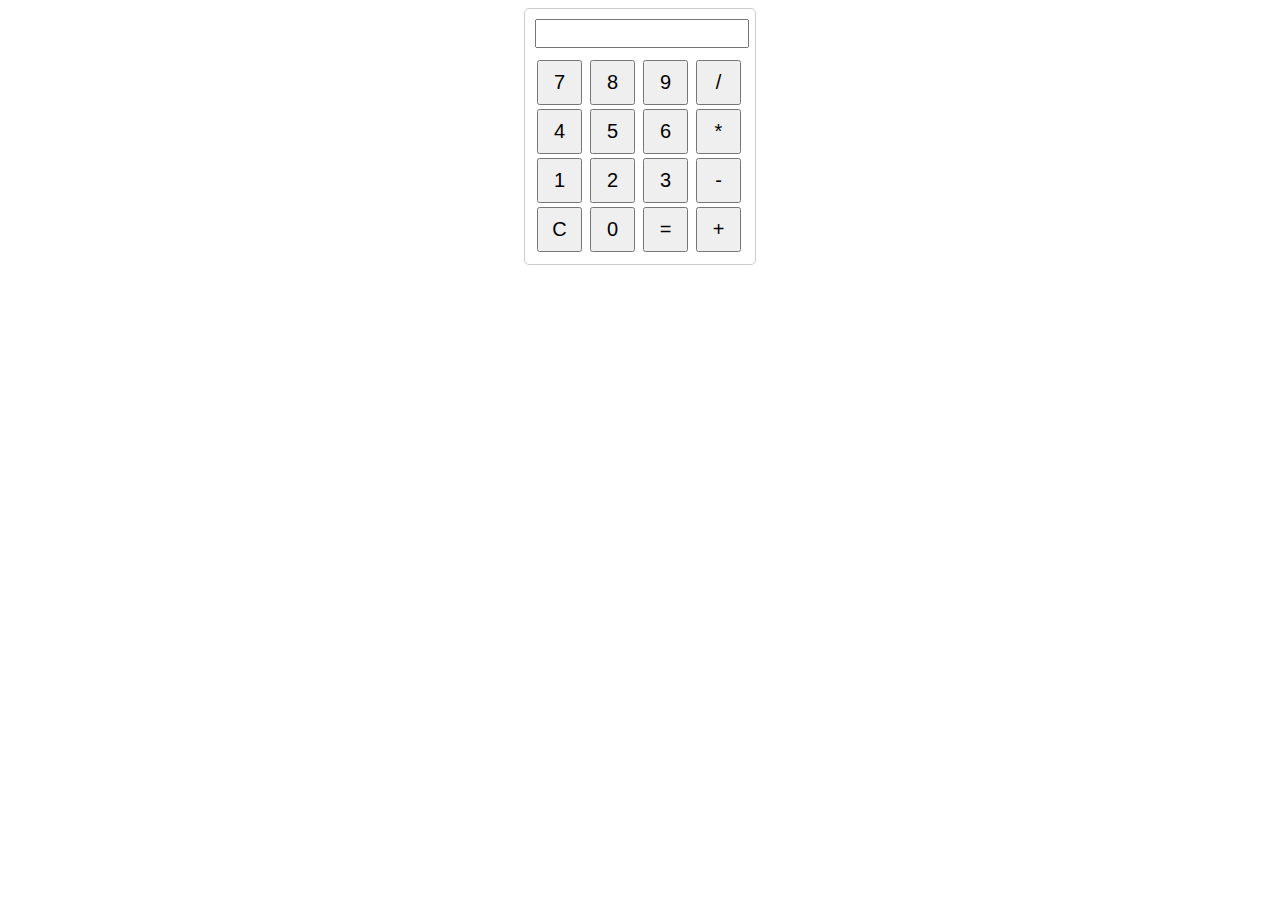
<file: Calculator/index.html>
<!DOCTYPE html>
<html>
<head>
    <title>Simple Calculator</title>
    <link rel="stylesheet" href="./style.css">
    
</head>
<body>
    <div id="calculator">
        <input type="text" id="display" readonly>
        <input type="button" value="7" onclick="addToDisplay('7')">
        <input type="button" value="8" onclick="addToDisplay('8')">
        <input type="button" value="9" onclick="addToDisplay('9')">
        <input type="button" value="/" onclick="addToDisplay('/')">
        <br>
        <input type="button" value="4" onclick="addToDisplay('4')">
        <input type="button" value="5" onclick="addToDisplay('5')">
        <input type="button" value="6" onclick="addToDisplay('6')">
        <input type="button" value="*" onclick="addToDisplay('*')">
        <br>
        <input type="button" value="1" onclick="addToDisplay('1')">
        <input type="button" value="2" onclick="addToDisplay('2')">
        <input type="button" value="3" onclick="addToDisplay('3')">
        <input type="button" value="-" onclick="addToDisplay('-')">
        <br>
        <input type="button" value="C" onclick="clearDisplay()">
        <input type="button" value="0" onclick="addToDisplay('0')">
        <input type="button" value="=" onclick="calculate()">
        <input type="button" value="+" onclick="addToDisplay('+')">
    </div>

    <script src="./main.js"></script>
</body>
</html>
</file>
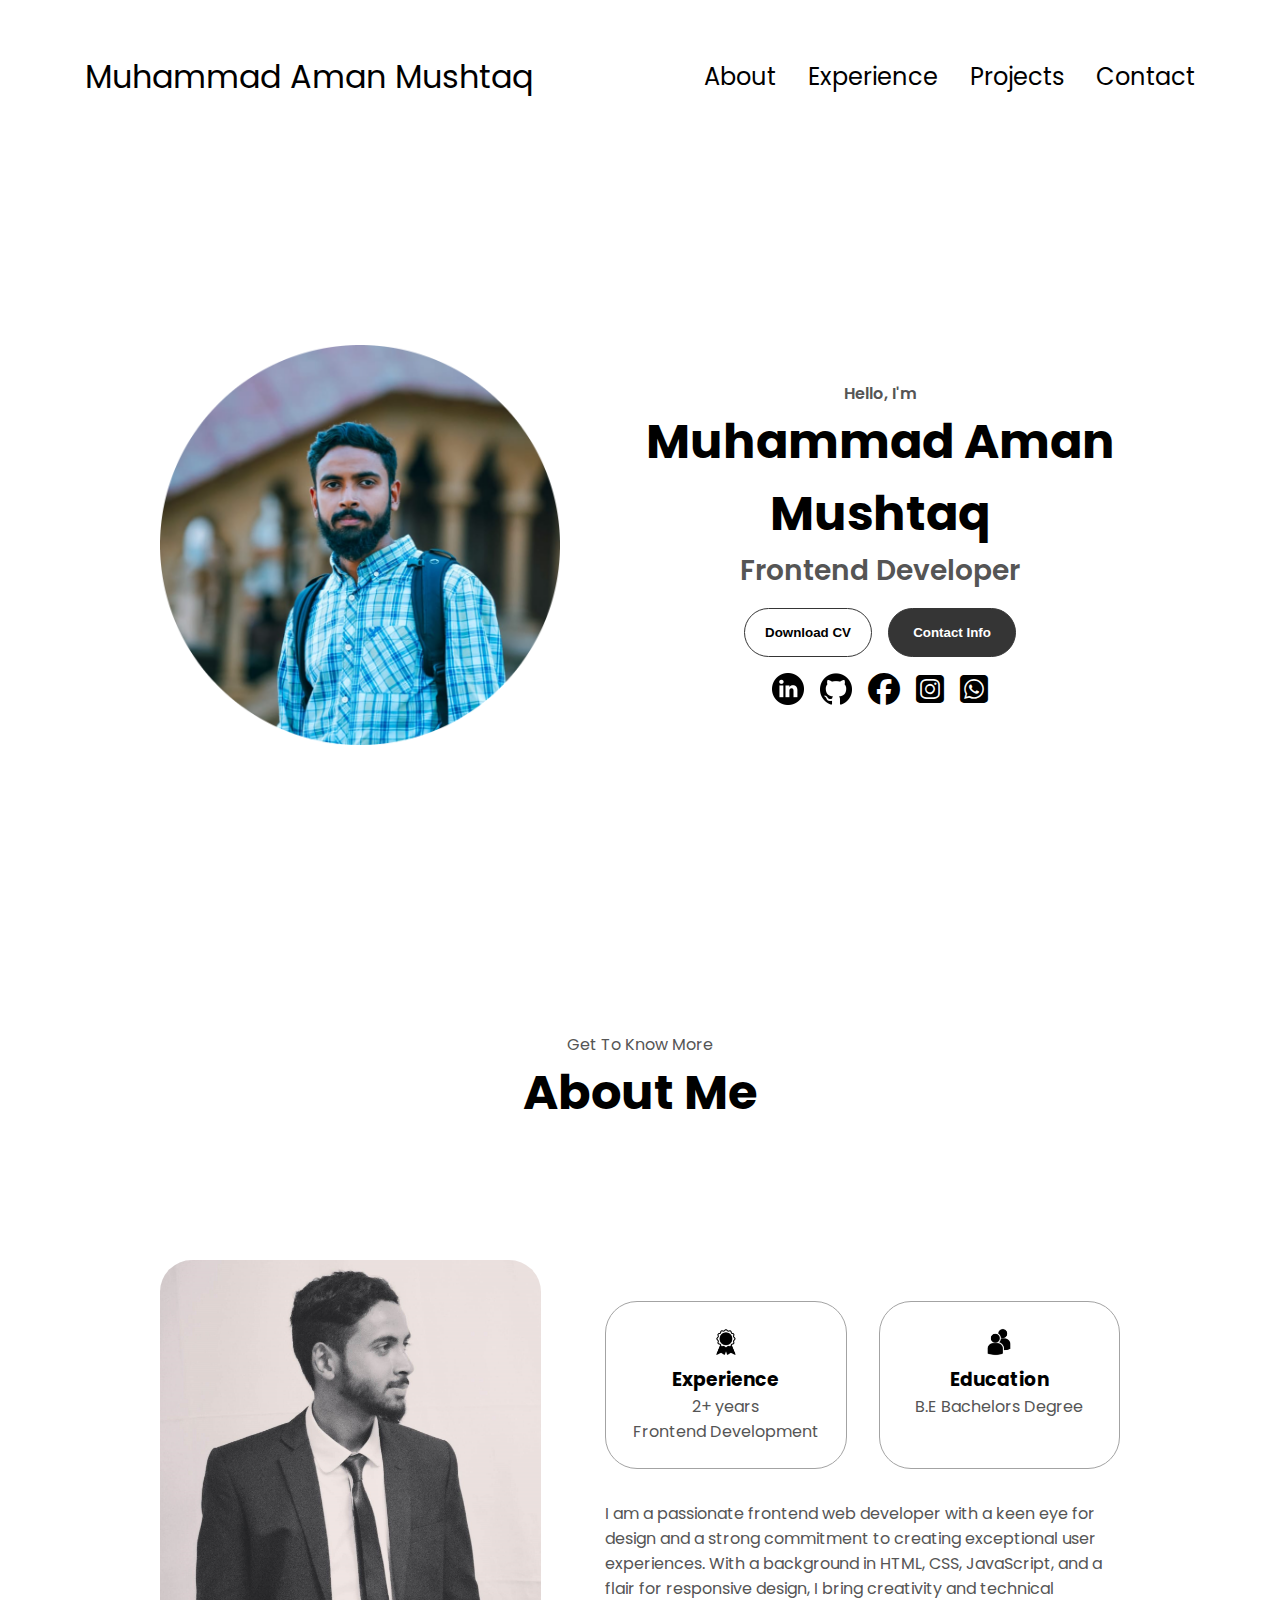
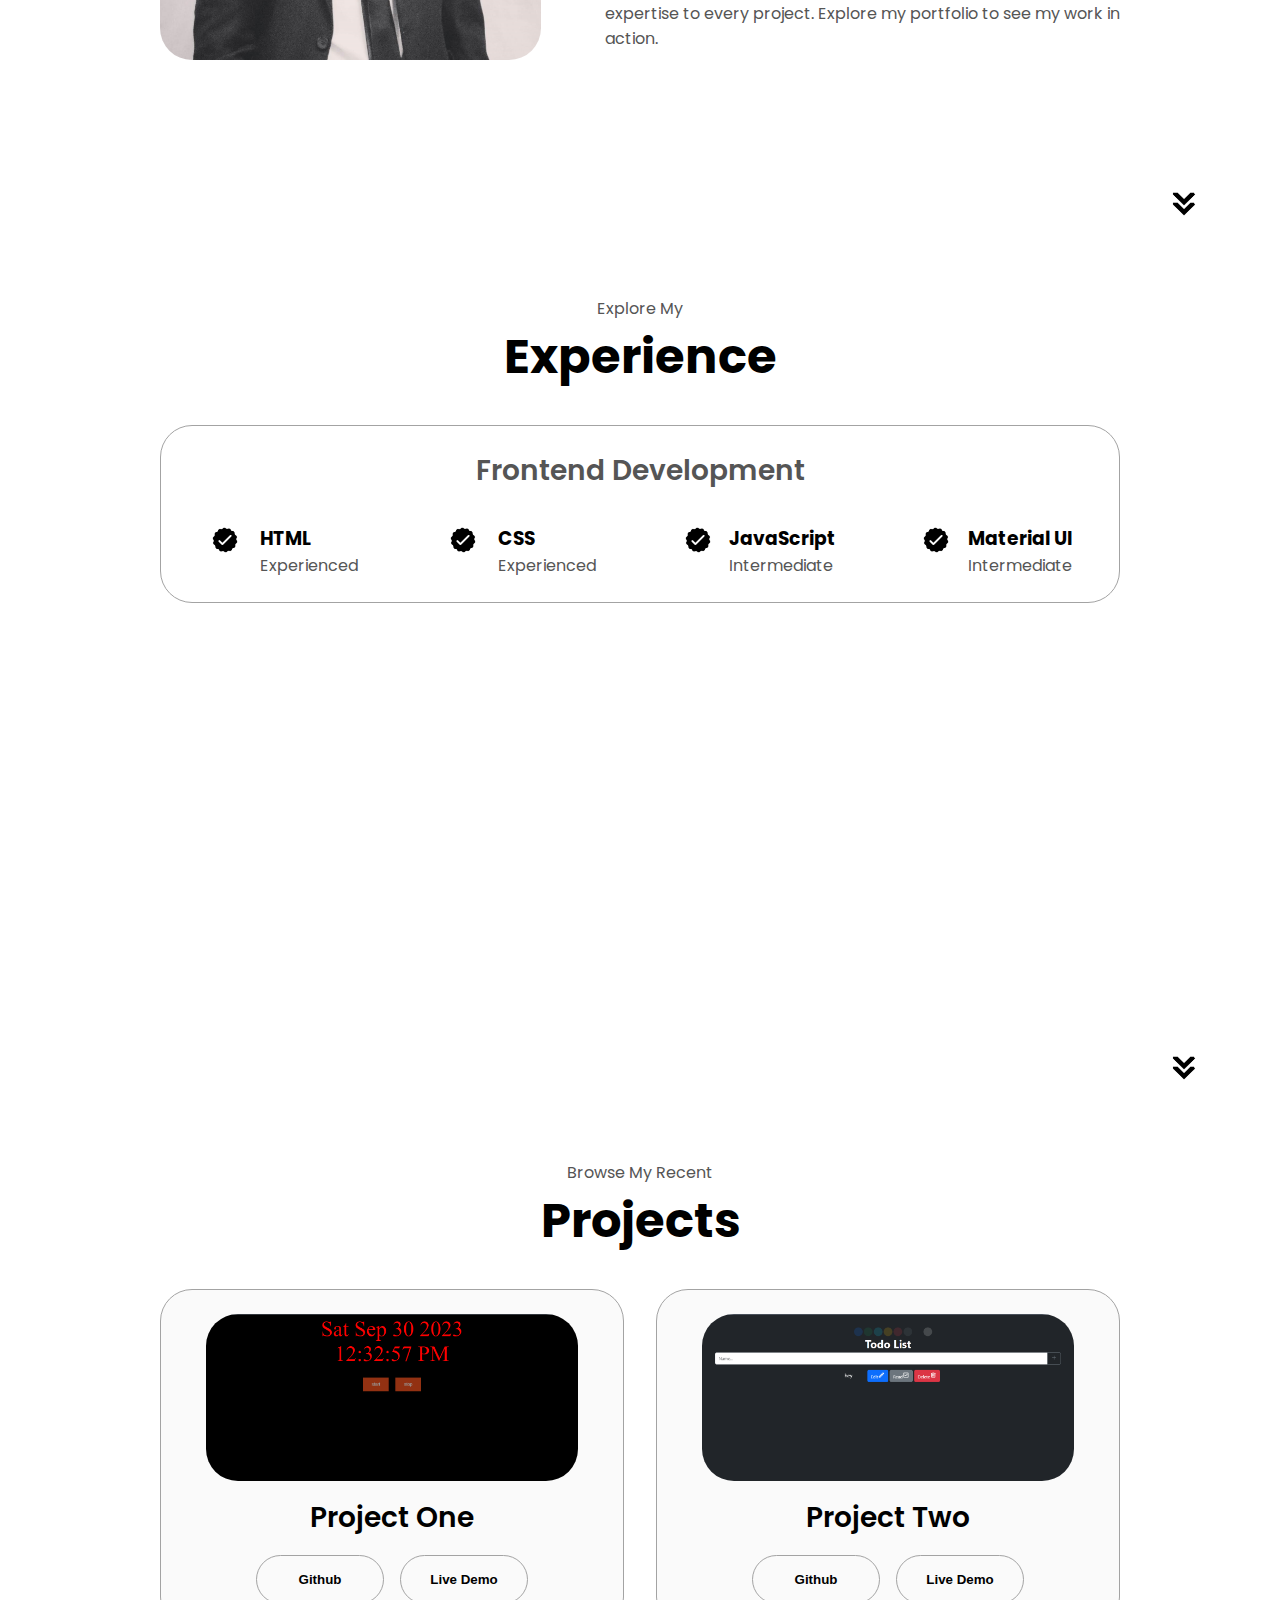
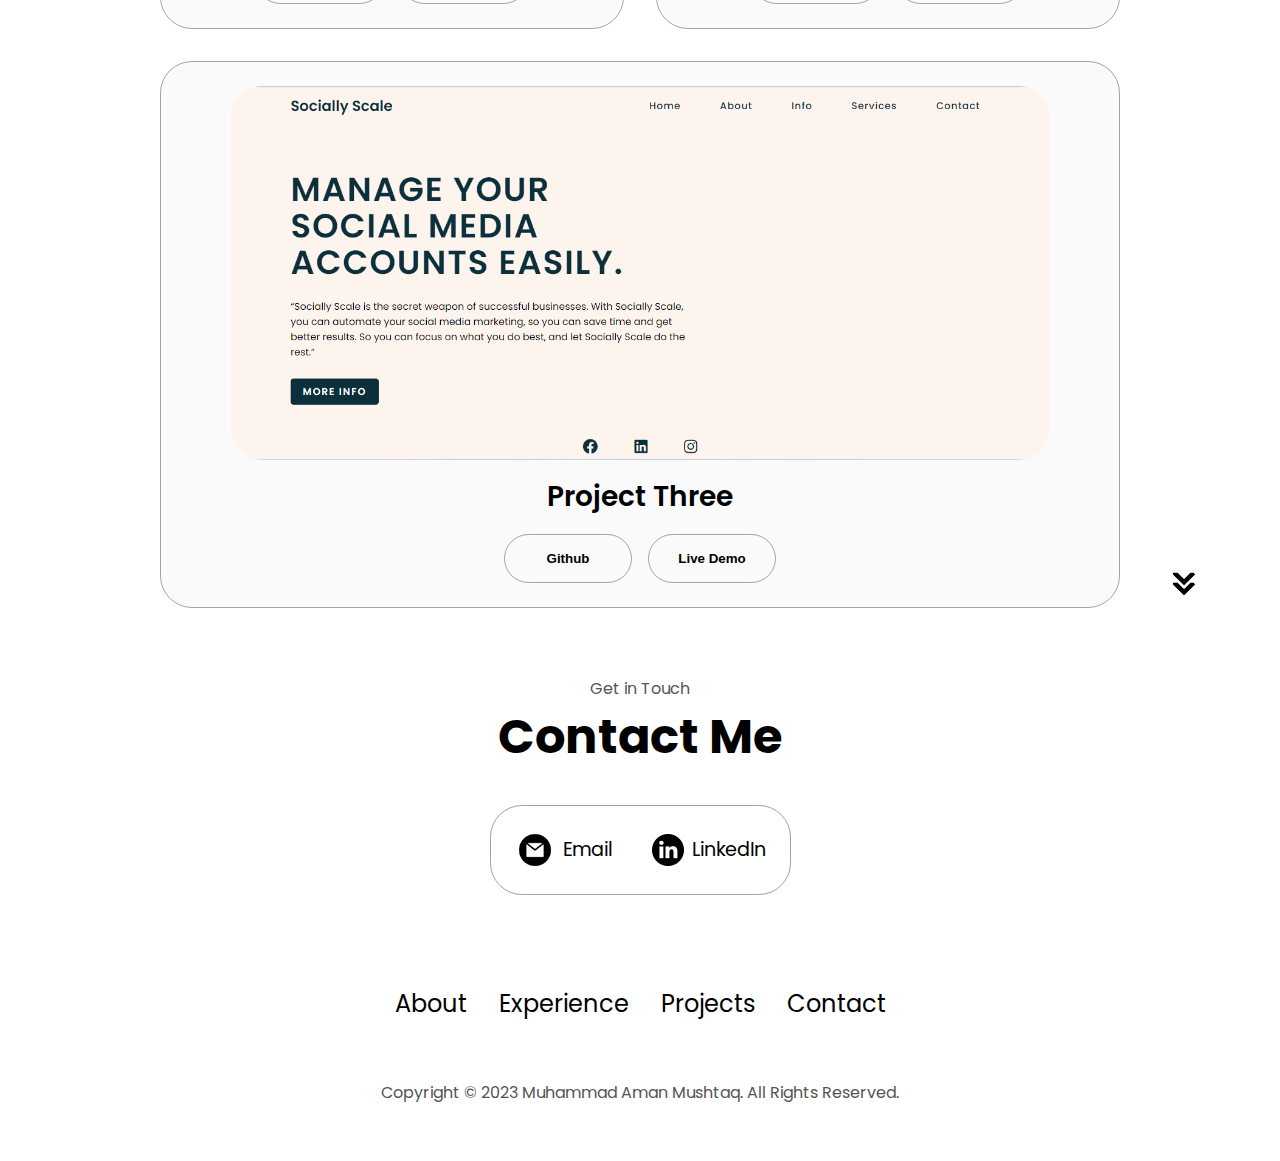
<file: portfolio/task2.html>
<!DOCTYPE html>
<html lang="en">
  <head>
    <meta charset="UTF-8" />
    <meta http-equiv="X-UA-Compatible" content="IE=edge" />
    <meta name="viewport" content="width=device-width, initial-scale=1.0" />
    <title>My Portfolio</title>
    <link rel="stylesheet" href="./task2.css" />
    <link rel="stylesheet" href="task2mediaqueries.css" />
    <link rel="stylesheet" href="https://cdnjs.cloudflare.com/ajax/libs/font-awesome/6.4.2/css/all.min.css">

  </head>
  <body>
    <nav id="desktop-nav">
      <div class="logo">Muhammad Aman Mushtaq</div>
      <div>
        <ul class="nav-links">
          <li><a href="#about">About</a></li>
          <li><a href="#experience">Experience</a></li>
          <li><a href="#projects">Projects</a></li>
          <li><a href="#contact">Contact</a></li>
        </ul>
      </div>
    </nav>
    <nav id="hamburger-nav">
      <div class="logo">Muhammad Aman Mushtaq</div>
      <div class="hamburger-menu">
        <div class="hamburger-icon" onclick="toggleMenu()">
          <span></span>
          <span></span>
          <span></span>
        </div>
        <div class="menu-links">
          <li><a href="#about" onclick="toggleMenu()">About</a></li>
          <li><a href="#experience" onclick="toggleMenu()">Experience</a></li>
          <li><a href="#projects" onclick="toggleMenu()">Projects</a></li>
          <li><a href="#contact" onclick="toggleMenu()">Contact</a></li>
        </div>
      </div>
    </nav>
    <section id="profile">
      <div class="section__pic-container">
        <img src="./profile-pic.png" />
      </div>
      <div class="section__text">
        <p class="section__text__p1">Hello, I'm</p>
        <h1 class="title">Muhammad Aman Mushtaq</h1>
        <p class="section__text__p2">Frontend Developer</p>
        <div class="btn-container">
          <button
            class="btn btn-color-2"
            onclick="window.open('./Muhammad Aman Mushtaq.pdf')"
          >
            Download CV
          </button>
          <button class="btn btn-color-1" onclick="location.href='./#contact'">
            Contact Info
          </button>
        </div>
        <div id="socials-container">
          <img
            src="./linkedin.png"
            alt="My LinkedIn profile"
            class="icon"
            onclick="location.href='https://www.linkedin.com/in/muhammad-aman-979109158/'"
          />
          <img
            src="./github.png"
            alt="My Github profile"
            class="icon"
            onclick="location.href='https://github.com/muhammadamanmushtaq'"
          />
          <a href="https://www.facebook.com/muhammadaman05"><i class="fa-brands fa-facebook"></i></a>
          <a href="https://www.instagram.com/muhammadamanmushtaq/"><i class="fa-brands fa-square-instagram"></i></a>
          <a href="https://wa.me/qr/L4MJCDJMJNYUK1"><i class="fa-brands fa-square-whatsapp"></i></a>

        </div>
      </div>
    </section>
    <section id="about">
      <p class="section__text__p1">Get To Know More</p>
      <h1 class="title">About Me</h1>
      <div class="section-container">
        <div class="section__pic-container">
          <img
            src="./about-pic.jpg"
            alt="Profile picture"
            class="about-pic"
          />
        </div>
        <div class="about-details-container">
          <div class="about-containers">
            <div class="details-container">
              <img
                src="./experience.png"
                alt="Experience icon"
                class="icon"
              />
              <h3>Experience</h3>
              <p>2+ years <br />Frontend Development</p>
            </div>
            <div class="details-container">
              <img
                src="./education.png"
                alt="Education icon"
                class="icon"
              />
              <h3>Education</h3>
              <p>B.E Bachelors Degree</p>
            </div>
          </div>
          <div class="text-container">
            <p>
                I am a passionate frontend web developer with a keen eye for design and a strong commitment to creating exceptional user experiences. With a background in HTML, CSS, JavaScript, and a flair for responsive design, I bring creativity and technical expertise to every project. Explore my portfolio to see my work in action.
            </p>
          </div>
        </div>
      </div>
      <img
        src="./arrow.png"
        alt="Arrow icon"
        class="icon arrow"
        onclick="location.href='#experience'"
      />
    </section>
    <section id="experience">
      <p class="section__text__p1">Explore My</p>
      <h1 class="title">Experience</h1>
      <div class="experience-details-container">
        <div class="about-containers">
          <div class="details-container">
            <h2 class="experience-sub-title">Frontend Development</h2>
            <div class="article-container">
              <article>
                <img
                  src="./checkmark.png"
                  alt="Experience icon"
                  class="icon"
                />
                <div>
                  <h3>HTML</h3>
                  <p>Experienced</p>
                </div>
              </article>
              <article>
                <img
                  src="./checkmark.png"
                  alt="Experience icon"
                  class="icon"
                />
                <div>
                  <h3>CSS</h3>
                  <p>Experienced</p>
                </div>
              </article>
              
              <article>
                <img
                  src="./checkmark.png"
                  alt="Experience icon"
                  class="icon"
                />
                <div>
                  <h3>JavaScript</h3>
                  <p>Intermediate</p>
                </div>
              </article>
              
              <article>
                <img
                  src="./checkmark.png"
                  alt="Experience icon"
                  class="icon"
                />
                <div>
                  <h3>Material UI</h3>
                  <p>Intermediate</p>
                </div>
              </article>
            </div>
          </div>
          
        </div>
      </div>
      <img
        src="./arrow.png"
        alt="Arrow icon"
        class="icon arrow"
        onclick="location.href='#projects'"
      />
    </section>
    <section id="projects">
      <p class="section__text__p1">Browse My Recent</p>
      <h1 class="title">Projects</h1>
      <div class="experience-details-container">
        <div class="about-containers">
          <div class="details-container color-container">
            <div class="article-container">
              <img
                src="./project-1.png"
                alt="Project 1"
                class="project-img"
              />
            </div>
            <h2 class="experience-sub-title project-title">Project One</h2>
            <div class="btn-container">
              <button
                class="btn btn-color-2 project-btn"
                onclick="location.href='https://github.com/muhammadamanmushtaq/Digital-Clock'"
              >
                Github
              </button>
              <button
                class="btn btn-color-2 project-btn"
                onclick="location.href='https://amdigitalclock.netlify.app/'"
              >
                Live Demo
              </button>
            </div>
          </div>
          <div class="details-container color-container">
            <div class="article-container">
              <img
                src="./project-2.png"
                alt="Project 2"
                class="project-img"
              />
            </div>
            <h2 class="experience-sub-title project-title">Project Two</h2>
            <div class="btn-container">
              <button
                class="btn btn-color-2 project-btn"
                onclick="location.href='https://github.com/muhammadamanmushtaq/Todo-List'"
              >
                Github
              </button>
              <button
                class="btn btn-color-2 project-btn"
                onclick="location.href='https://amanmushtaqtodolist.netlify.app/'"
              >
                Live Demo
              </button>
            </div>
          </div>
          <div class="details-container color-container">
            <div class="article-container">
              <img
                src="./project-3.png"
                alt="Project 3"
                class="project-img"
              />
            </div>
            <h2 class="experience-sub-title project-title">Project Three</h2>
            <div class="btn-container">
              <button
                class="btn btn-color-2 project-btn"
                onclick="location.href='https://github.com/muhammadamanmushtaq/Landing-Page'"
              >
                Github
              </button>
              <button
                class="btn btn-color-2 project-btn"
                onclick="location.href='https://sociallyscale.netlify.app/'"
              >
                Live Demo
              </button>
            </div>
          </div>
        </div>
      </div>
      <img
        src="./arrow.png"
        alt="Arrow icon"
        class="icon arrow"
        onclick="location.href='#contact'"
      />
    </section>
    <section id="contact">
      <p class="section__text__p1">Get in Touch</p>
      <h1 class="title">Contact Me</h1>
      <div class="contact-info-upper-container">
        <div class="contact-info-container">
          <img
            src="./email.png"
            alt="Email icon"
            class="icon contact-icon email-icon"
          />
          <p><a href="mailto:muhammadamanmushtaq@gmail.com">Email</a></p><br>
        </div>
        <div class="contact-info-container">
          <img
            src="./linkedin.png"
            alt="LinkedIn icon"
            class="icon contact-icon"
          />
          <p><a href="https://www.linkedin.com/in/muhammad-aman-979109158/">LinkedIn</a></p>
        </div>
      </div>
    </section>
    <footer>
      <nav>
        <div class="nav-links-container">
          <ul class="nav-links">
            <li><a href="#about">About</a></li>
            <li><a href="#experience">Experience</a></li>
            <li><a href="#projects">Projects</a></li>
            <li><a href="#contact">Contact</a></li>
          </ul>
        </div>
      </nav>
      <p>Copyright &#169; 2023 Muhammad Aman Mushtaq. All Rights Reserved.</p>
    </footer>
    <script src="task2.js"></script>
  </body>
</html>
</file>
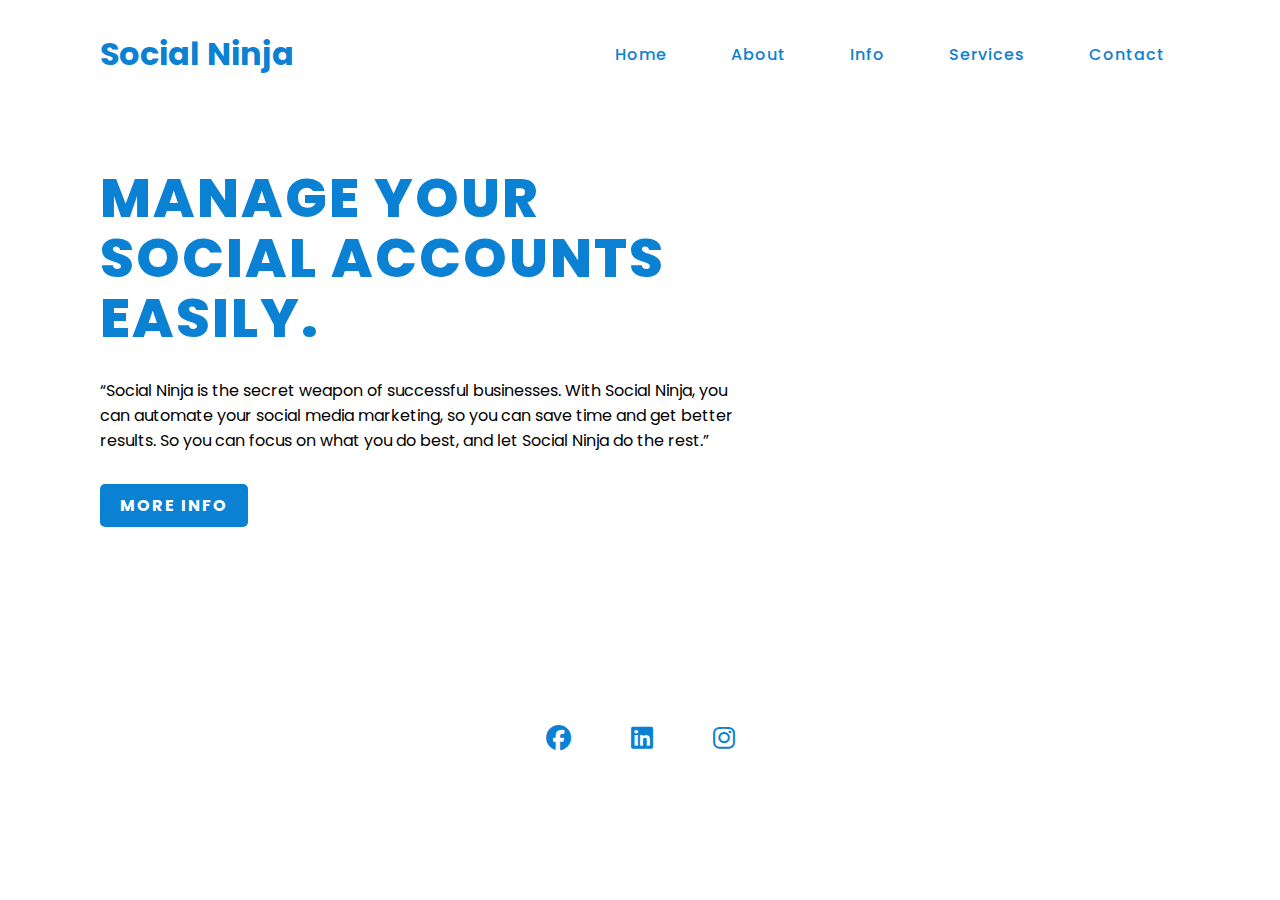
<file: Task 1/task1.html>
<!DOCTYPE html>
<html lang="en">
<head>
    <meta charset="UTF-8">
    <meta name="viewport" content="width=device-width, initial-scale=1.0">
    <title>Social Ninja</title>
    <link rel="stylesheet" href="./task1.css">
    <link rel="stylesheet" href="https://cdnjs.cloudflare.com/ajax/libs/font-awesome/6.4.2/css/all.min.css">
</head>
<body>
    <section>
        <input type="checkbox" name="" id="check">
        <header>
            <a href=""><h1 class="logo">Social Ninja</h1></a>
            <div class="navigation">
                <a href="">Home</a>
                <a href="">About</a>
                <a href="">Info</a>
                <a href="">Services</a>
                <a href="">Contact</a>
            </div>
            <label for="check">
                <i class="fa-solid fa-bars"></i>
                <i class="fa-solid fa-xmark"></i>
            </label>
        </header>
        <div class="content">
            <div class="info">
                
                <h2>Manage your Social  <span>accounts easily.</span></h2>
                <p>“Social Ninja is the secret weapon of successful businesses. With Social Ninja, you can automate your social media marketing, so you can save time and get better results. So you can focus on what you do best, and let Social Ninja do the rest.”</p>
                <a href="https://amfolio.netlify.app/"  class="info-btn">More info</a>
            </div>
        </div>
        <div class="media-icons">
            <a href="https://www.facebook.com/muhammadaman05"><i class="fa-brands fa-facebook"></i></a>
            <a href="https://www.linkedin.com/in/muhammad-aman-979109158/"><i class="fa-brands fa-linkedin"></i></a>
            <a href="https://www.instagram.com/muhammadamanmushtaq/"><i class="fa-brands fa-instagram"></i></a>
        </div>
    </section>
    
</body>
</html>
</file>
<file: Calculator/style.css>
#calculator {
    width: 210px;
    margin: 0 auto;
    border: 1px solid #ccc;
    border-radius: 5px;
    padding: 10px;
}

input[type="text"] {
    width: 95%;
    margin-bottom: 10px;
    padding: 5px;
}

input[type="button"] {
    width: 45px;
    height: 45px;
    font-size: 20px;
    margin: 2px;
}
</file>
<file: portfolio/task2.css>
/* GENERAL */

@import url("https://fonts.googleapis.com/css2?family=Poppins:wght@300;400;500;600&display=swap");

* {
  margin: 0;
  padding: 0;
}

body {
  font-family: "Poppins", sans-serif;
}

html {
  scroll-behavior: smooth;
}

p {
  color: rgb(85, 85, 85);
}

/* TRANSITION */

a,
.btn {
  transition: all 300ms ease;
}

/* DESKTOP NAV */

nav,
.nav-links {
  display: flex;
}

nav {
  justify-content: space-around;
  align-items: center;
  height: 17vh;
}

.nav-links {
  gap: 2rem;
  list-style: none;
  font-size: 1.5rem;
}

a {
  color: black;
  text-decoration: none;
  text-decoration-color: white;
}

a:hover {
  color: grey;
  text-decoration: underline;
  text-underline-offset: 1rem;
  text-decoration-color: rgb(181, 181, 181);
}

.logo {
  font-size: 2rem;
}

.logo:hover {
  cursor: default;
}

/* HAMBURGER MENU */

#hamburger-nav {
  display: none;
}

.hamburger-menu {
  position: relative;
  display: inline-block;
}

.hamburger-icon {
  display: flex;
  flex-direction: column;
  justify-content: space-between;
  height: 24px;
  width: 30px;
  cursor: pointer;
}

.hamburger-icon span {
  width: 100%;
  height: 2px;
  background-color: black;
  transition: all 0.3 ease-in-out;
}

.menu-links {
  position: absolute;
  top: 100%;
  right: 0;
  background-color: white;
  width: fit-content;
  max-height: 0;
  overflow: hidden;
  transition: all 0.3 ease-in-out;
}

.menu-links a {
  display: block;
  padding: 10px;
  text-align: center;
  font-size: 1.5rem;
  color: black;
  text-decoration: none;
  transition: all 0.3 ease-in-out;
}

.menu-links li {
  list-style: none;
}

.menu-links.open {
  max-height: 300px;
}

.hamburger-icon.open span:first-child {
  transform: rotate(45deg) translate(10px, 5px);
}

.hamburger-icon.open span:nth-child(2) {
  opacity: 0;
}

.hamburger-icon.open span:last-child {
  transform: rotate(-45deg) translate(10px, -5px);
}

.hamburger-icon span:first-child {
  transform: none;
}

.hamburger-icon span:first-child {
  opacity: 1;
}

.hamburger-icon span:first-child {
  transform: none;
}

/* SECTIONS */

section {
  padding-top: 4vh;
  height: 96vh;
  margin: 0 10rem;
  box-sizing: border-box;
  min-height: fit-content;
}

.section-container {
  display: flex;
}

/* PROFILE SECTION */

#profile {
  display: flex;
  justify-content: center;
  gap: 5rem;
  height: 80vh;
}

.section__pic-container {
  display: flex;
  height: 400px;
  width: 400px;
  margin: auto 0;
}

.section__text {
  align-self: center;
  text-align: center;
}

.section__text p {
  font-weight: 600;
}

.section__text__p1 {
  text-align: center;
}

.section__text__p2 {
  font-size: 1.75rem;
  margin-bottom: 1rem;
}

.title {
  font-size: 3rem;
  text-align: center;
}

#socials-container {
  display: flex;
  justify-content: center;
  margin-top: 1rem;
  gap: 1rem;
}

/* ICONS */

.icon {
  cursor: pointer;
  height: 2rem;
}

/* BUTTONS */

.btn-container {
  display: flex;
  justify-content: center;
  gap: 1rem;
}

.btn {
  font-weight: 600;
  transition: all 300ms ease;
  padding: 1rem;
  width: 8rem;
  border-radius: 2rem;
}

.btn-color-1,
.btn-color-2 {
  border: rgb(53, 53, 53) 0.1rem solid;
}

.btn-color-1:hover,
.btn-color-2:hover {
  cursor: pointer;
}

.btn-color-1,
.btn-color-2:hover {
  background: rgb(53, 53, 53);
  color: white;
}

.btn-color-1:hover {
  background: rgb(0, 0, 0);
}

.btn-color-2 {
  background: none;
}

.btn-color-2:hover {
  border: rgb(255, 255, 255) 0.1rem solid;
}

.btn-container {
  gap: 1rem;
}

/* ABOUT SECTION */

#about {
  position: relative;
}

.about-containers {
  gap: 2rem;
  margin-bottom: 2rem;
  margin-top: 2rem;
}

.about-details-container {
  justify-content: center;
  flex-direction: column;
}

.about-containers,
.about-details-container {
  display: flex;
}

.about-pic {
  border-radius: 2rem;
}

.arrow {
  position: absolute;
  right: -5rem;
  bottom: 2.5rem;
}

.details-container {
  padding: 1.5rem;
  flex: 1;
  background: white;
  border-radius: 2rem;
  border: rgb(53, 53, 53) 0.1rem solid;
  border-color: rgb(163, 163, 163);
  text-align: center;
}

.section-container {
  gap: 4rem;
  height: 80%;
}

.section__pic-container {
  height: 400px;
  width: 400px;
  margin: auto 0;
}

/* EXPERIENCE SECTION */

#experience {
  position: relative;
}

.experience-sub-title {
  color: rgb(85, 85, 85);
  font-weight: 600;
  font-size: 1.75rem;
  margin-bottom: 2rem;
}

.experience-details-container {
  display: flex;
  justify-content: center;
  flex-direction: column;
}

.article-container {
  display: flex;
  text-align: initial;
  flex-wrap: wrap;
  flex-direction: row;
  gap: 2.5rem;
  justify-content: space-around;
}

article {
  display: flex;
  width: 10rem;
  justify-content: space-around;
  gap: 0.5rem;
}

article .icon {
  cursor: default;
}

/* PROJECTS SECTION */

#projects {
  position: relative;
}

.color-container {
  border-color: rgb(163, 163, 163);
  background: rgb(250, 250, 250);
}

.project-img {
  border-radius: 2rem;
  width: 90%;
  height: 90%;
}

.project-title {
  margin: 1rem;
  color: black;
}

.project-btn {
  color: black;
  border-color: rgb(163, 163, 163);
}

/* CONTACT */

#contact {
  display: flex;
  justify-content: center;
  flex-direction: column;
  height: 70vh;
}

.contact-info-upper-container {
  display: flex;
  justify-content: center;
  border-radius: 2rem;
  border: rgb(53, 53, 53) 0.1rem solid;
  border-color: rgb(163, 163, 163);
  background: (250, 250, 250);
  margin: 2rem auto;
  padding: 0.5rem;
}

.contact-info-container {
  display: flex;
  align-items: center;
  justify-content: center;
  gap: 0.5rem;
  margin: 1rem;
}

.contact-info-container p {
  font-size: larger;
}

.contact-icon {
  cursor: default;
}

.email-icon {
  height: 2.5rem;
}

/* FOOTER SECTION */

footer {
  height: 26vh;
  margin: 0 1rem;
}

footer p {
  text-align: center;
}

.fa-square-whatsapp,.fa-facebook,.fa-square-instagram{
    font-size: xx-large;
}
</file>
<file: portfolio/task2mediaqueries.css>
@media screen and (max-width: 1400px) {
  #profile {
    height: 83vh;
    margin-bottom: 6rem;
  }
  .about-containers {
    flex-wrap: wrap;
  }
  #contact,
  #projects {
    height: fit-content;
  }
}

@media screen and (max-width: 1200px) {
  #desktop-nav {
    display: none;
  }
  #hamburger-nav {
    display: flex;
  }
  #experience,
  .experience-details-container {
    margin-top: 2rem;
  }
  #profile,
  .section-container {
    display: block;
  }
  .arrow {
    display: none;
  }
  section,
  .section-container {
    height: fit-content;
  }
  section {
    margin: 0 5%;
  }
  .section__pic-container {
    width: 275px;
    height: 275px;
    margin: 0 auto 2rem;
  }
  .about-containers {
    margin-top: 0;
  }
}

@media screen and (max-width: 600px) {
  #contact,
  footer {
    height: 40vh;
  }
  #profile {
    height: 83vh;
    margin-bottom: 0;
  }
  article {
    font-size: 1rem;
  }
  footer nav {
    height: fit-content;
    margin-bottom: 2rem;
  }
  .about-containers,
  .contact-info-upper-container,
  .btn-container {
    flex-wrap: wrap;
  }
  .contact-info-container {
    margin: 0;
  }
  .contact-info-container p,
  .nav-links li a {
    font-size: 1rem;
  }
  .experience-sub-title {
    font-size: 1.25rem;
  }
  .logo {
    font-size: 1rem;
  }
  .nav-links {
    flex-direction: column;
    gap: 0.5rem;
    text-align: center;
  }
  .section__pic-container {
    width: auto;
    height: 46vw;
    justify-content: center;
  }
  .section__text__p2 {
    font-size: 1.25rem;
  }
  .title {
    font-size: 2rem;
  }
  .text-container {
    text-align: justify;
  }
  .hamburger-icon{
      margin-right: -10rem;
  }
  #about{
      margin-top: 5rem;
  }
  .contact-info-upper-container{
    width: 100%;
   
  }
  .contact-info-container a{
    gap: 2rem;
  }
  
}
</file>
<file: Task 1/task1.css>
@import url('https://fonts.googleapis.com/css2?family=Poppins:wght@300;400;500;600&display=swap');

 *{ font-family: 'Poppins', sans-serif;
margin: 0;
padding: 0;
box-sizing: border-box;
background:#fff;




}

section{
    position: relative;
    width: 100%;
    min-height: 100vh;
    display: flex;
    flex-direction: column;
    justify-content: flex-start;
    
    background-size: cover;
    background-position: center;
   
}

header{
    position: relative;
    top: 0;
    width: 100%;
    padding: 30px 100px;
    display: flex;
    justify-content: space-between;
    align-items: center;
}

img{
   
    width: 125px;
    height: 15vh;
    border-radius: 100%;
}

header .navigation a{
    color: #0b81d3;
    
    text-decoration: none;
    font-weight: 500;
    letter-spacing: 1px;
    padding: 2px 15px;
    border-radius: 20px;
    transition: 0.3s;
    transition-property: background;



}
header .navigation a:not(:last-child){
    margin-right: 30px;
}
header .navigation a:hover{
    background-color: #0b81d3;
    color: #fff;
}

.content{
    max-width: 650px;
    margin: 60px 100px;
}

.content .info h2{
    color: #0b81d3;
    font-size: 55px;
    text-transform: uppercase;
    font-weight: 800;
    letter-spacing: 2px;
    line-height: 60px;
    margin-bottom: 30px;
    
}

.content .info p{
    font-size: 16px;
    font-weight: 500px;
    margin-bottom: 40px;
}

.content .info-btn{
    color: #fff;
    background: #0b81d3;
    text-decoration: none;
    text-transform: uppercase;
    font-weight: 700;
    letter-spacing: 2px;
    padding: 10px 20px;
    border-radius: 5px;
    transition: 0.3s;
    transition-property: background;
}

header a{
    text-decoration: none;
    color: #0b81d3;
}

.content .info-btn:hover{
    background: #0d617a;
    
}

.media-icons{
    display: flex;
    justify-content: center;
    align-items: center;
    margin: auto;
}


.media-icons a {
    position: relative;
    color: #0b81d3;
    font-size: 25px;
    transition: 0.3s;
    transition-property: transform;
}
.media-icons a:hover {
   transform: scale(1.5);
}
.media-icons a:not(:last-child) {
    margin-right: 60px;
}

label{
    display: none;


}

#check{
    z-index: 3;
    display: none;
}


@media (max-width: 960px){
    header .navigation{
        display: none;
    }

    label{
        display: block;
        font-size: 25px;
        cursor: pointer;
        transition: 0.3s;
        transition-property: color;

    }
    label:hover{
        color: #0d617a;

    }

    label .fa-xmark{
        display: none;
    }

    #check:checked ~ header .navigation{
        z-index: 2;
        position: fixed;
        background: rgba(red, green, blue, alpha);
        top: 0;
        bottom: 0;
        left: 0;
        right: 0;
        display: flex;
        flex-direction: column;
        justify-content: center;
        align-items: center;
    }
    #check:checked ~ header .navigation a{
        font-weight: 700;
        margin-right: 0;
        margin-bottom: 50px;
        letter-spacing: 2px;
    }
    #check:checked ~ header label .fa-bars{
        display: none;
    }

    #check:checked ~ header label .fa-xmark{
        z-index: 2;
        display: block;
        position: fixed;
    }
    label .fa-bars{
        position: absolute;
    }
    header .logo{
        position: absolute;
        bottom: -1px;
    }

    .content .info h2{
        font-size: 45px;
        line-height: 50px;
    }
    .content .info h2 span {
        font-size: 40px;
        font-weight: 600;
    }

    .content .info p{
        font-size: 14px;
    }
    
}


@media (max-width: 560px){
    .content .info h2{
        font-size: 35px;
        line-height: 40px;
    }
    .content .info h2 span {
        font-size: 30px;
        font-weight: 600;
    }

    .content .info p{
        font-size: 14px;
    }
}










@media (max-width: 320px){
    .logo{
        font-size: large;
        margin-left: -40px;

    }
    .fa-bars{
        font-size: medium;
        margin-left: 50px;
    }
    .content .info-btn{
        color: #fff;
    background: #0b303b;
    text-decoration: none;
    text-transform: uppercase;
    font-weight: 100;
    border-radius: 5px;
    transition: 0.3s;
    
    }
}
</file>
